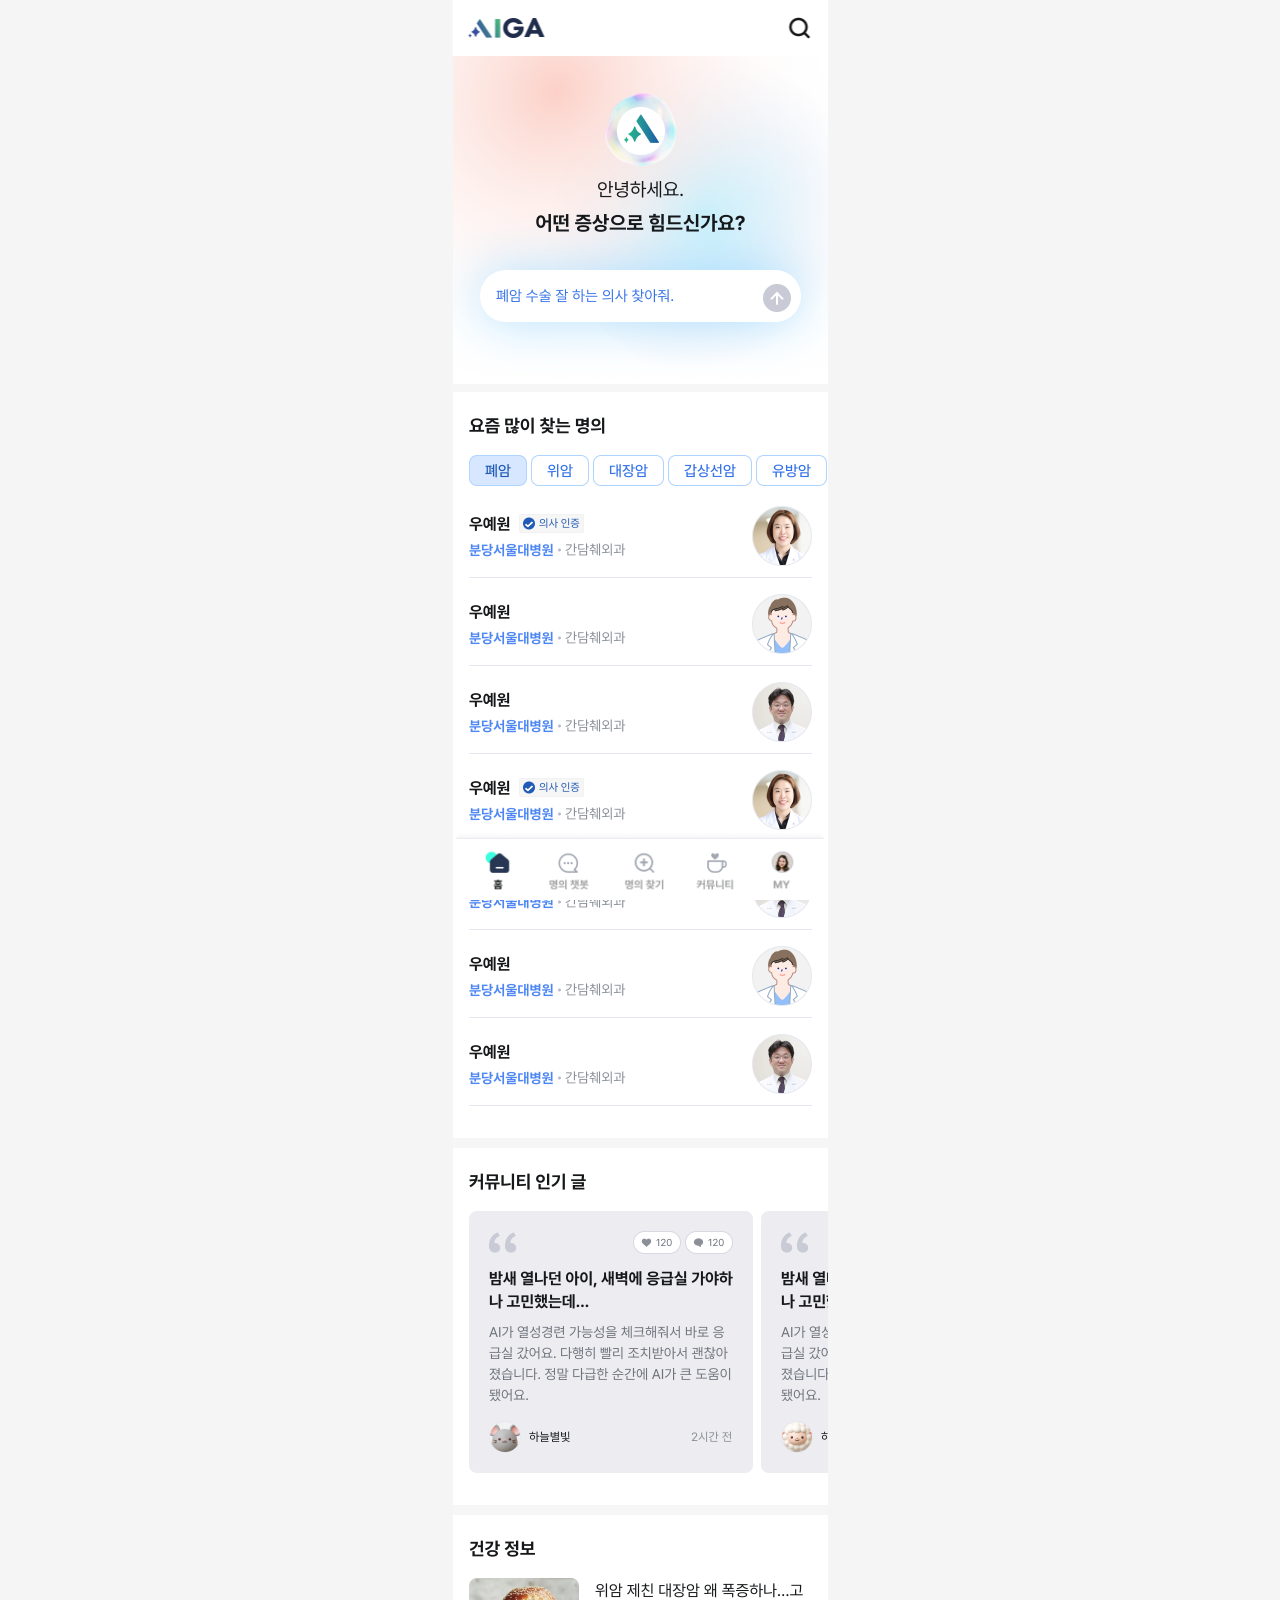
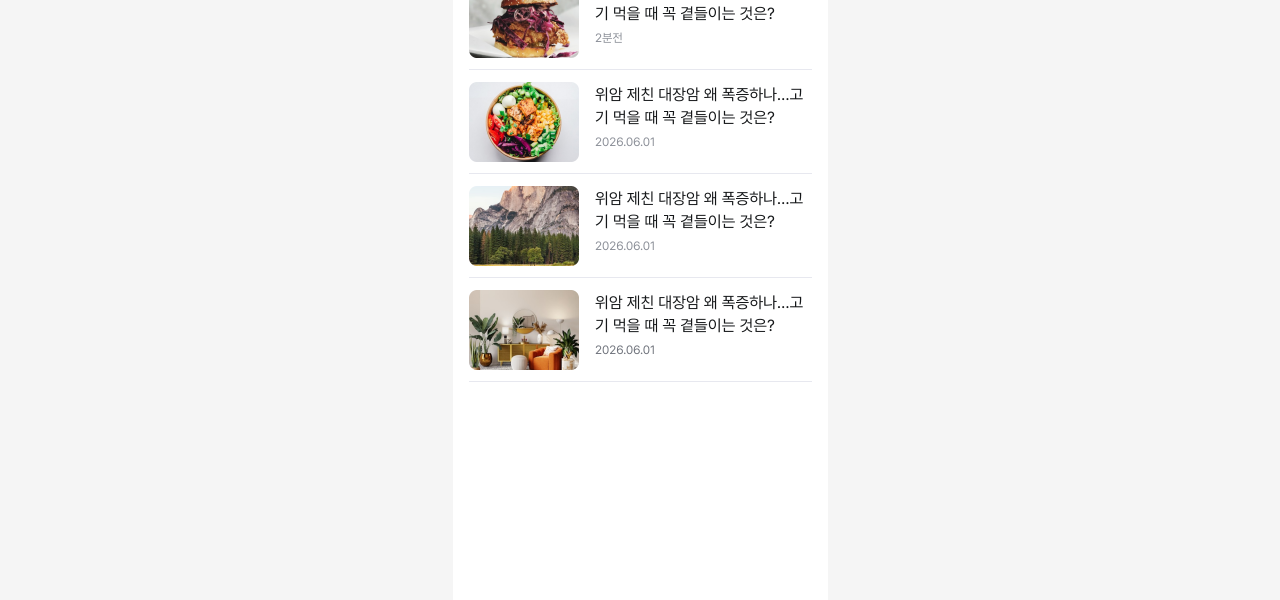
<file: AIGA-design/01.html>
<!DOCTYPE html>
<html lang="ko">
<head>
<meta charset="UTF-8">
<meta name="viewport" content="width=device-width, initial-scale=1.0">
<title>Aiga 챗봇 - 의료 서비스</title>
<link rel="stylesheet" href="main.css">
</head>
<body>
  <a href="02.html" class="hero" style="background-image: url('img/01.png'); height: 2200px;">
    <header class="top-header">
        <img src="img/01-header.png" alt="헤더">
    </header>
    <nav class="bottom-nav">
      <img src="img/01-GNB.png" alt="하단 네비게이션">
    </nav>
  </a>
</body>
</html>
</file>
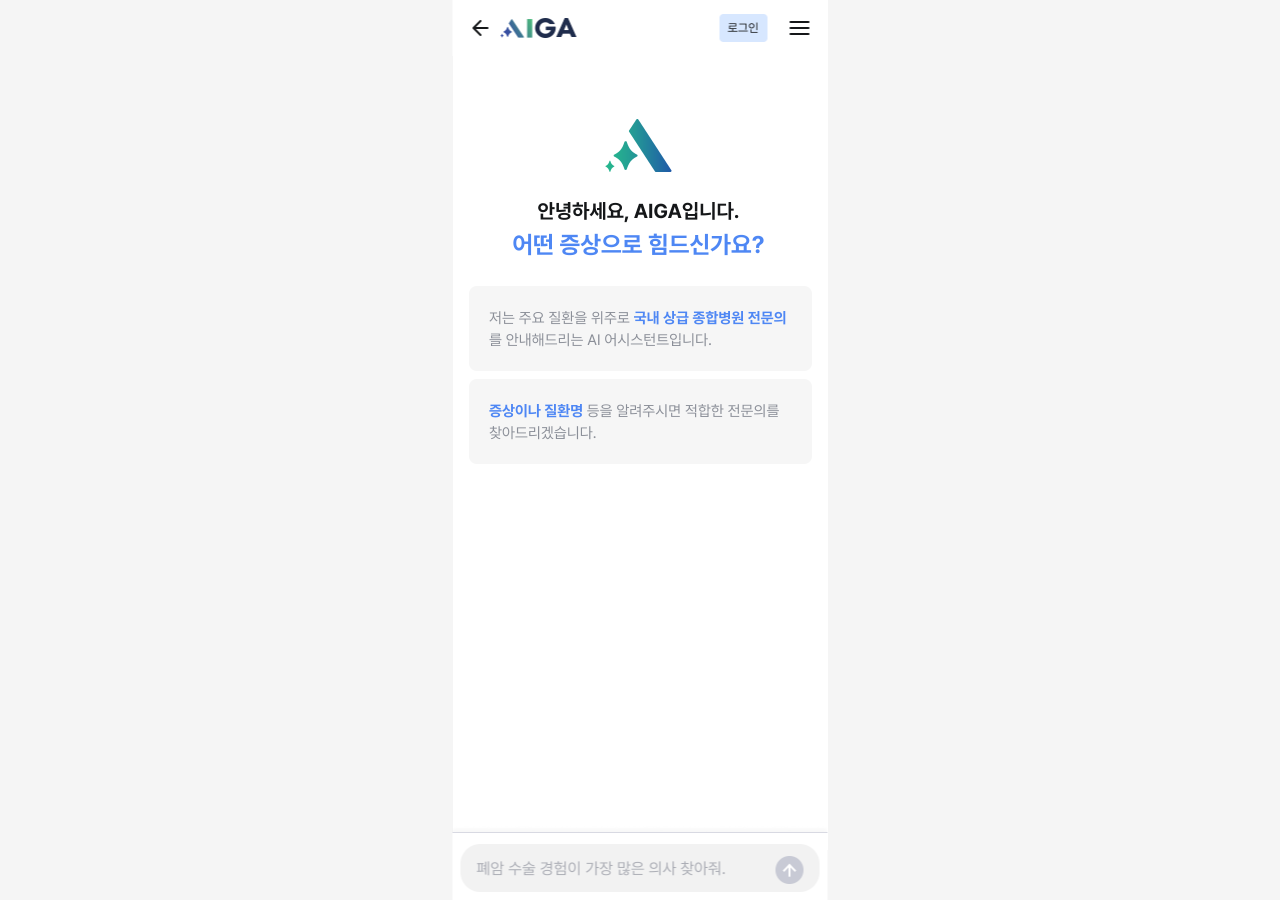
<file: AIGA-design/02.html>
<!DOCTYPE html>
<html lang="ko">
<head>
<meta charset="UTF-8">
<meta name="viewport" content="width=device-width, initial-scale=1.0">
<title>Aiga 챗봇 - 의료 서비스</title>
<link rel="stylesheet" href="main.css">
</head>
<body>
  <a href="03.html" class="hero" style="background-image: url('img/02.png'); height: 850px;">
    <header class="top-header">
        <img src="img/02-header.png" alt="헤더">
    </header>
    <nav class="bottom-nav">
      <img src="img/02-write.png" alt="하단 네비게이션">
    </nav>
  </a>
</body>
</html>
</file>
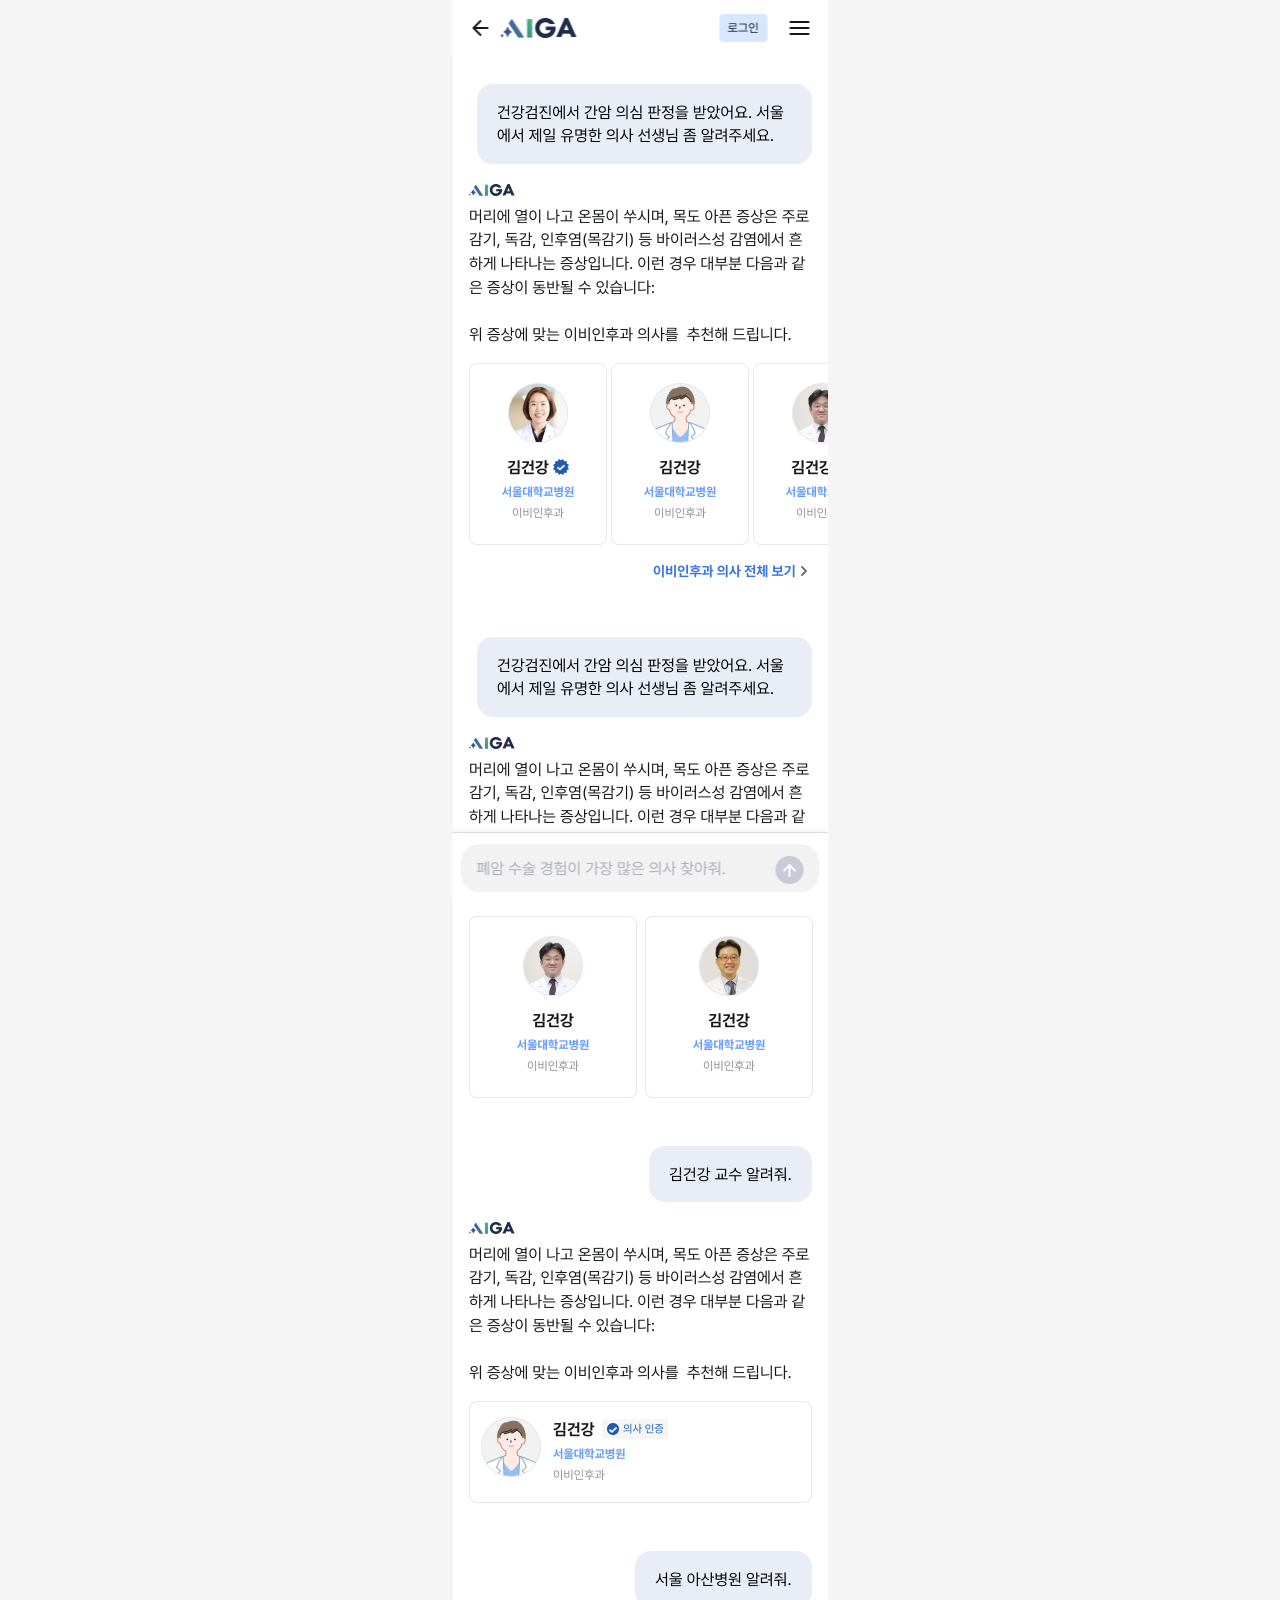
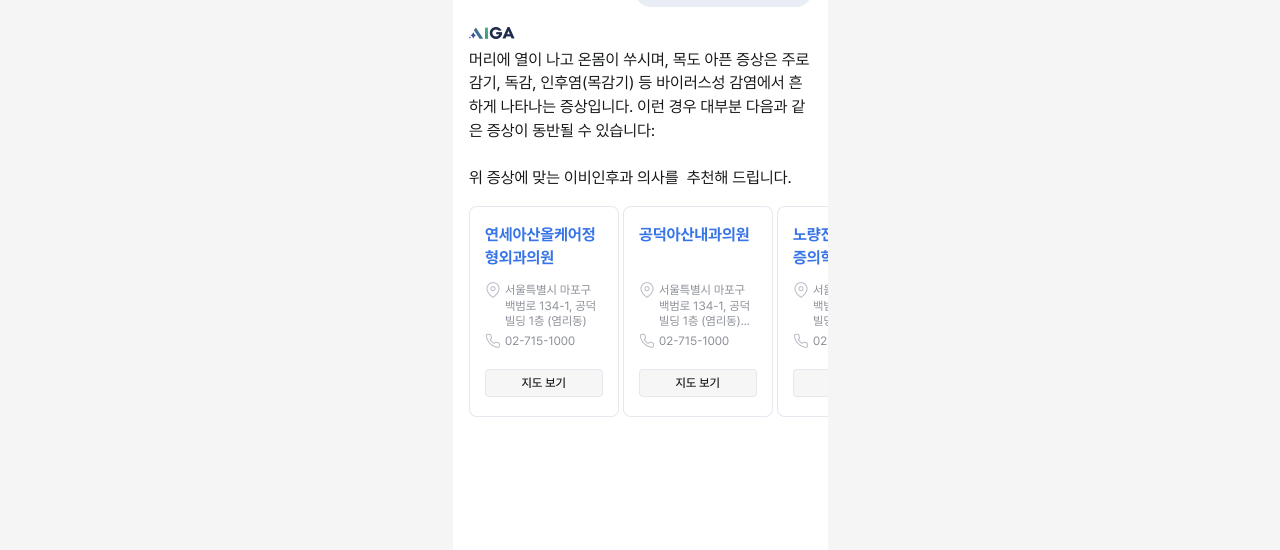
<file: AIGA-design/03.html>
<!DOCTYPE html>
<html lang="ko">
<head>
<meta charset="UTF-8">
<meta name="viewport" content="width=device-width, initial-scale=1.0">
<title>Aiga 챗봇 - 의료 서비스</title>
<link rel="stylesheet" href="main.css">
</head>
<body>
  <a href="04.html" class="hero"  style="background-image: url('img/03.png'); height: 2150px;">
    <header class="top-header">
        <img src="img/02-header.png" alt="헤더">
    </header>
    <nav class="bottom-nav">
      <img src="img/02-write.png" alt="하단 네비게이션">
    </nav>
  </a>
</body>
</html>
</file>
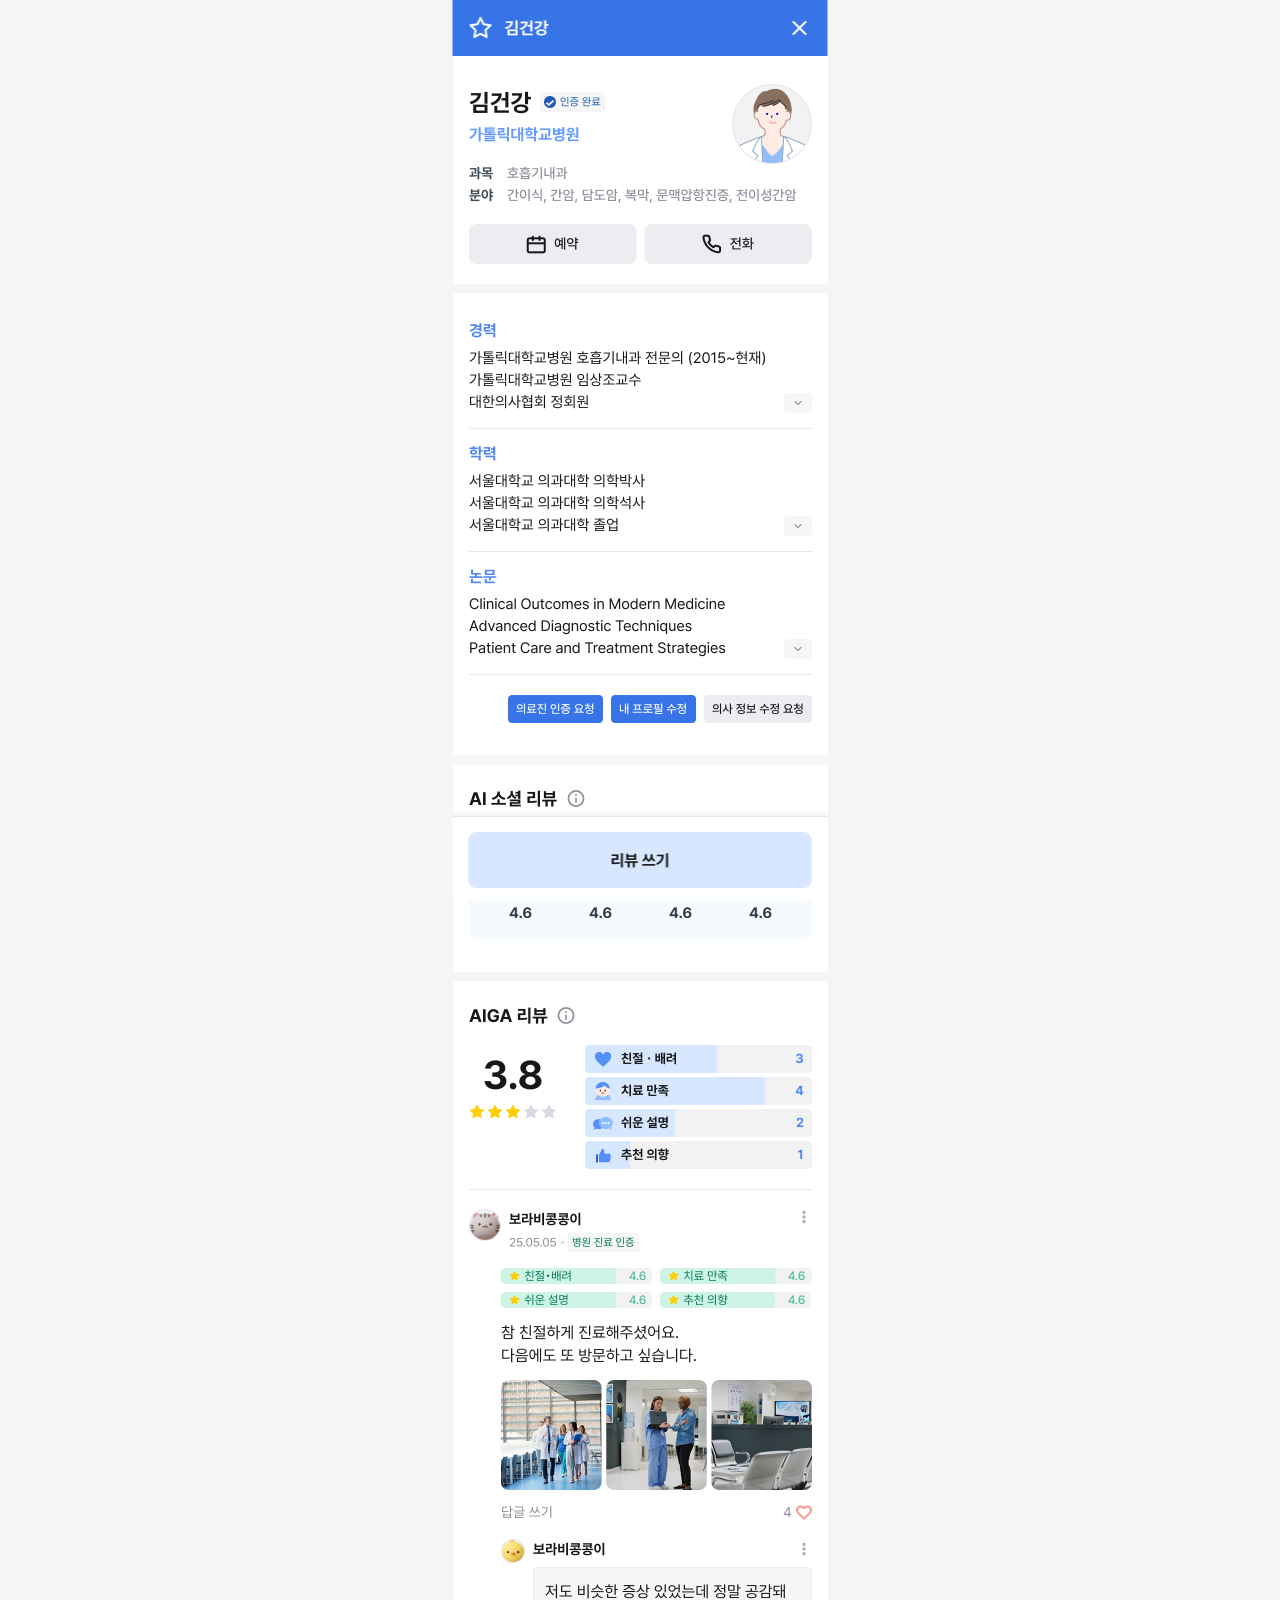
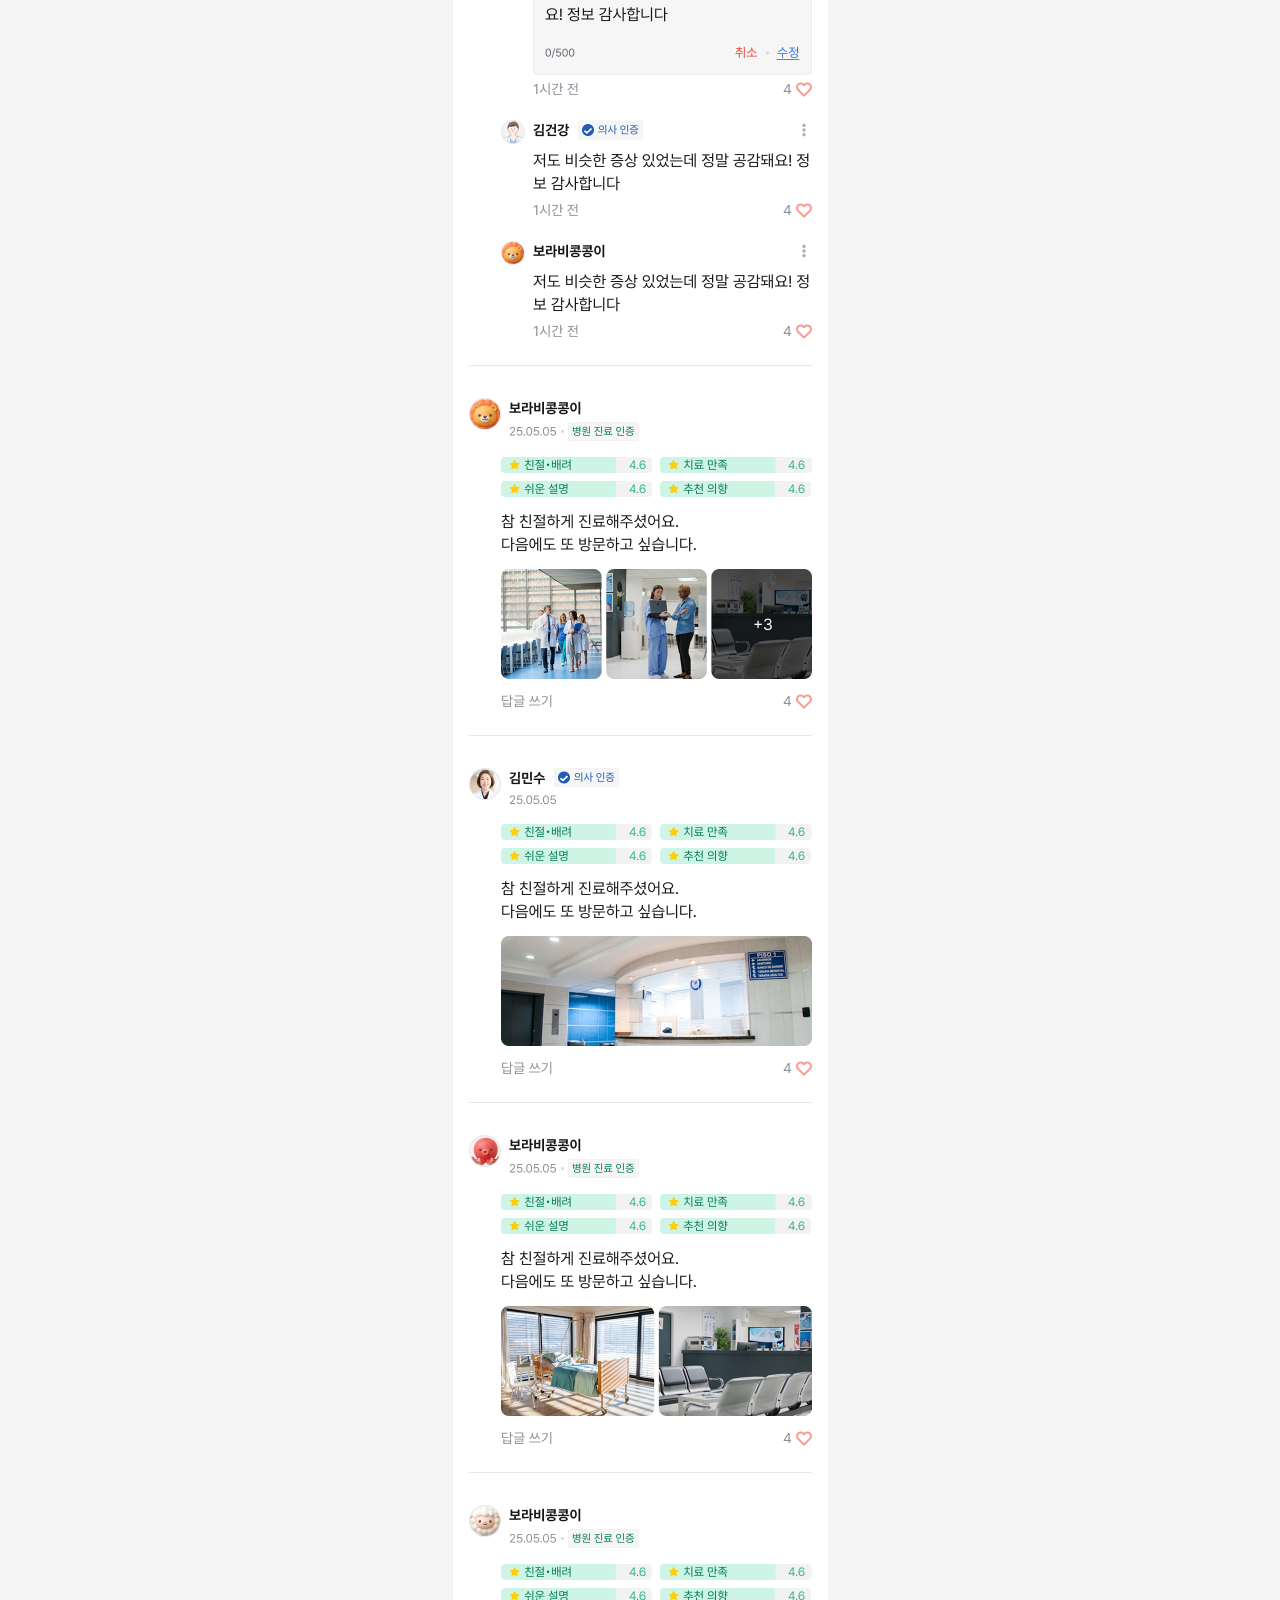
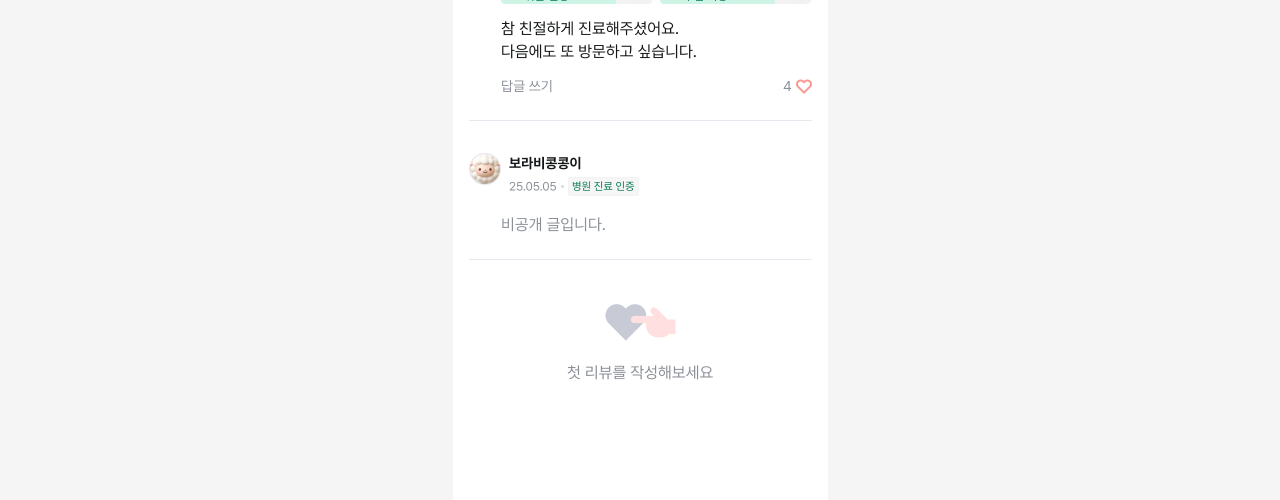
<file: AIGA-design/04.html>
<!DOCTYPE html>
<html lang="ko">
<head>
<meta charset="UTF-8">
<meta name="viewport" content="width=device-width, initial-scale=1.0">
<title>Aiga 챗봇 - 의료 서비스</title>
<link rel="stylesheet" href="main.css">
</head>
<body>
  <a href="05.html" class="hero"  style="background-image: url('img/04.png'); height: 3700px;">
    <header class="top-header">
        <img src="img/04-header.png" alt="헤더">
    </header>
    <nav class="bottom-nav">
      <img src="img/04-bottom-btn-area.png" alt="하단 네비게이션">
    </nav>
  </a>
</body>
</html>
</file>
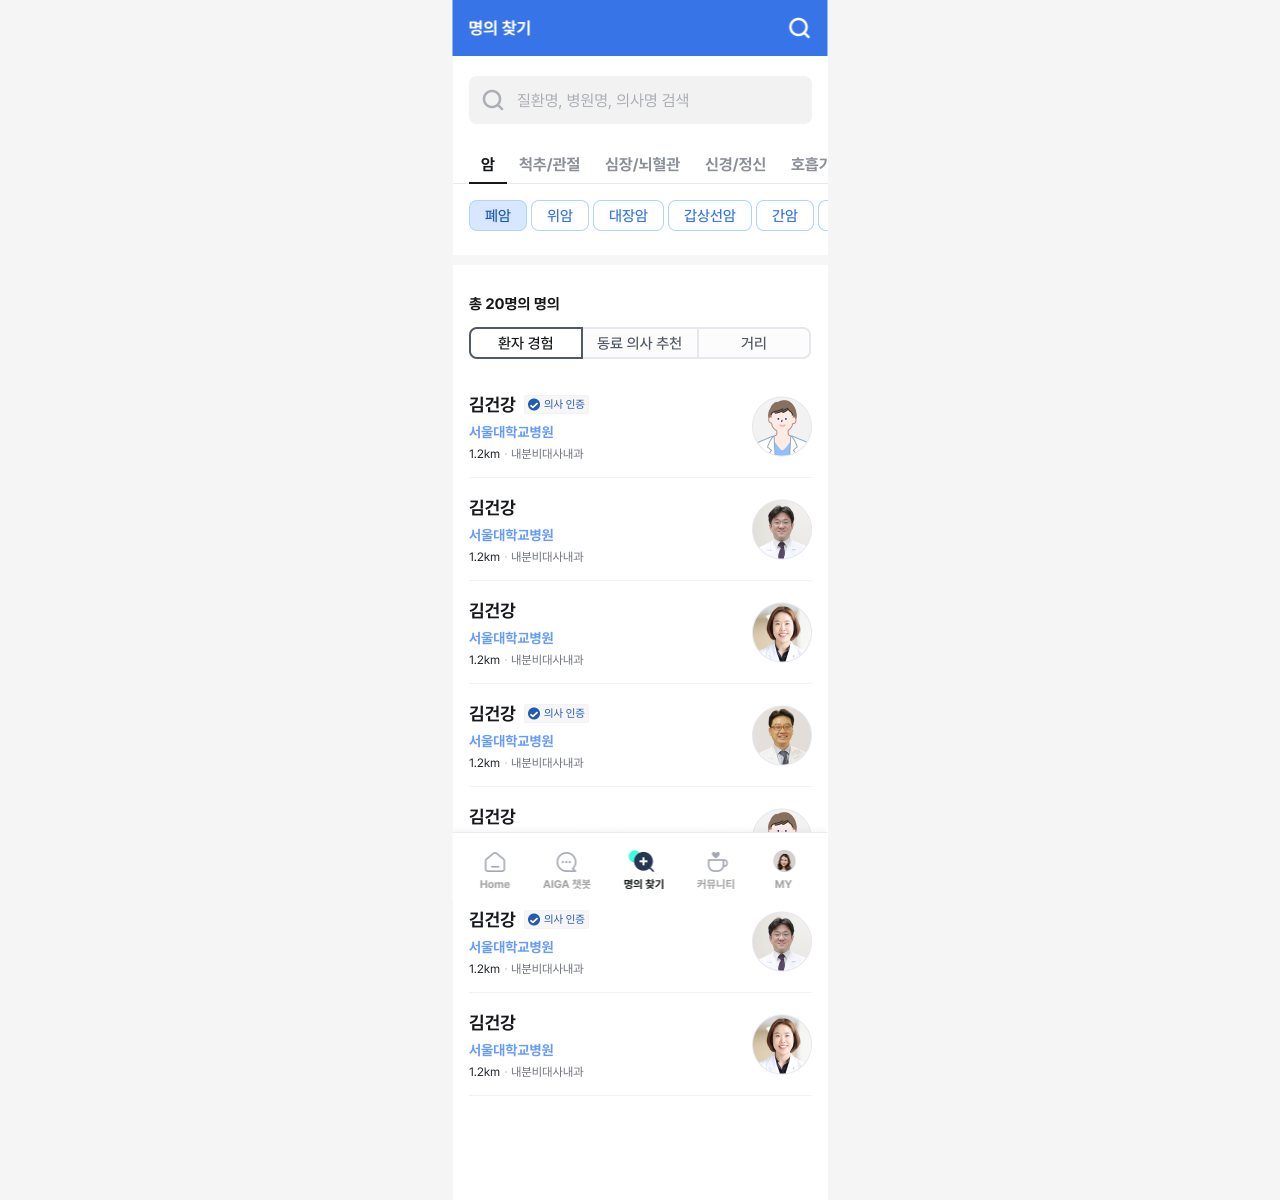
<file: AIGA-design/05.html>
<!DOCTYPE html>
<html lang="ko">
<head>
<meta charset="UTF-8">
<meta name="viewport" content="width=device-width, initial-scale=1.0">
<title>Aiga 챗봇 - 의료 서비스</title>
<link rel="stylesheet" href="main.css">
</head>
<body>
  <a href="06.html" class="hero"  style="background-image: url('img/05.png'); height: 1200px;">
    <header class="top-header">
        <img src="img/05-header.png" alt="헤더">
    </header>
    <nav class="bottom-nav">
      <img src="img/05-GNB.png" alt="하단 네비게이션">
    </nav>
  </a>
</body>
</html>
</file>
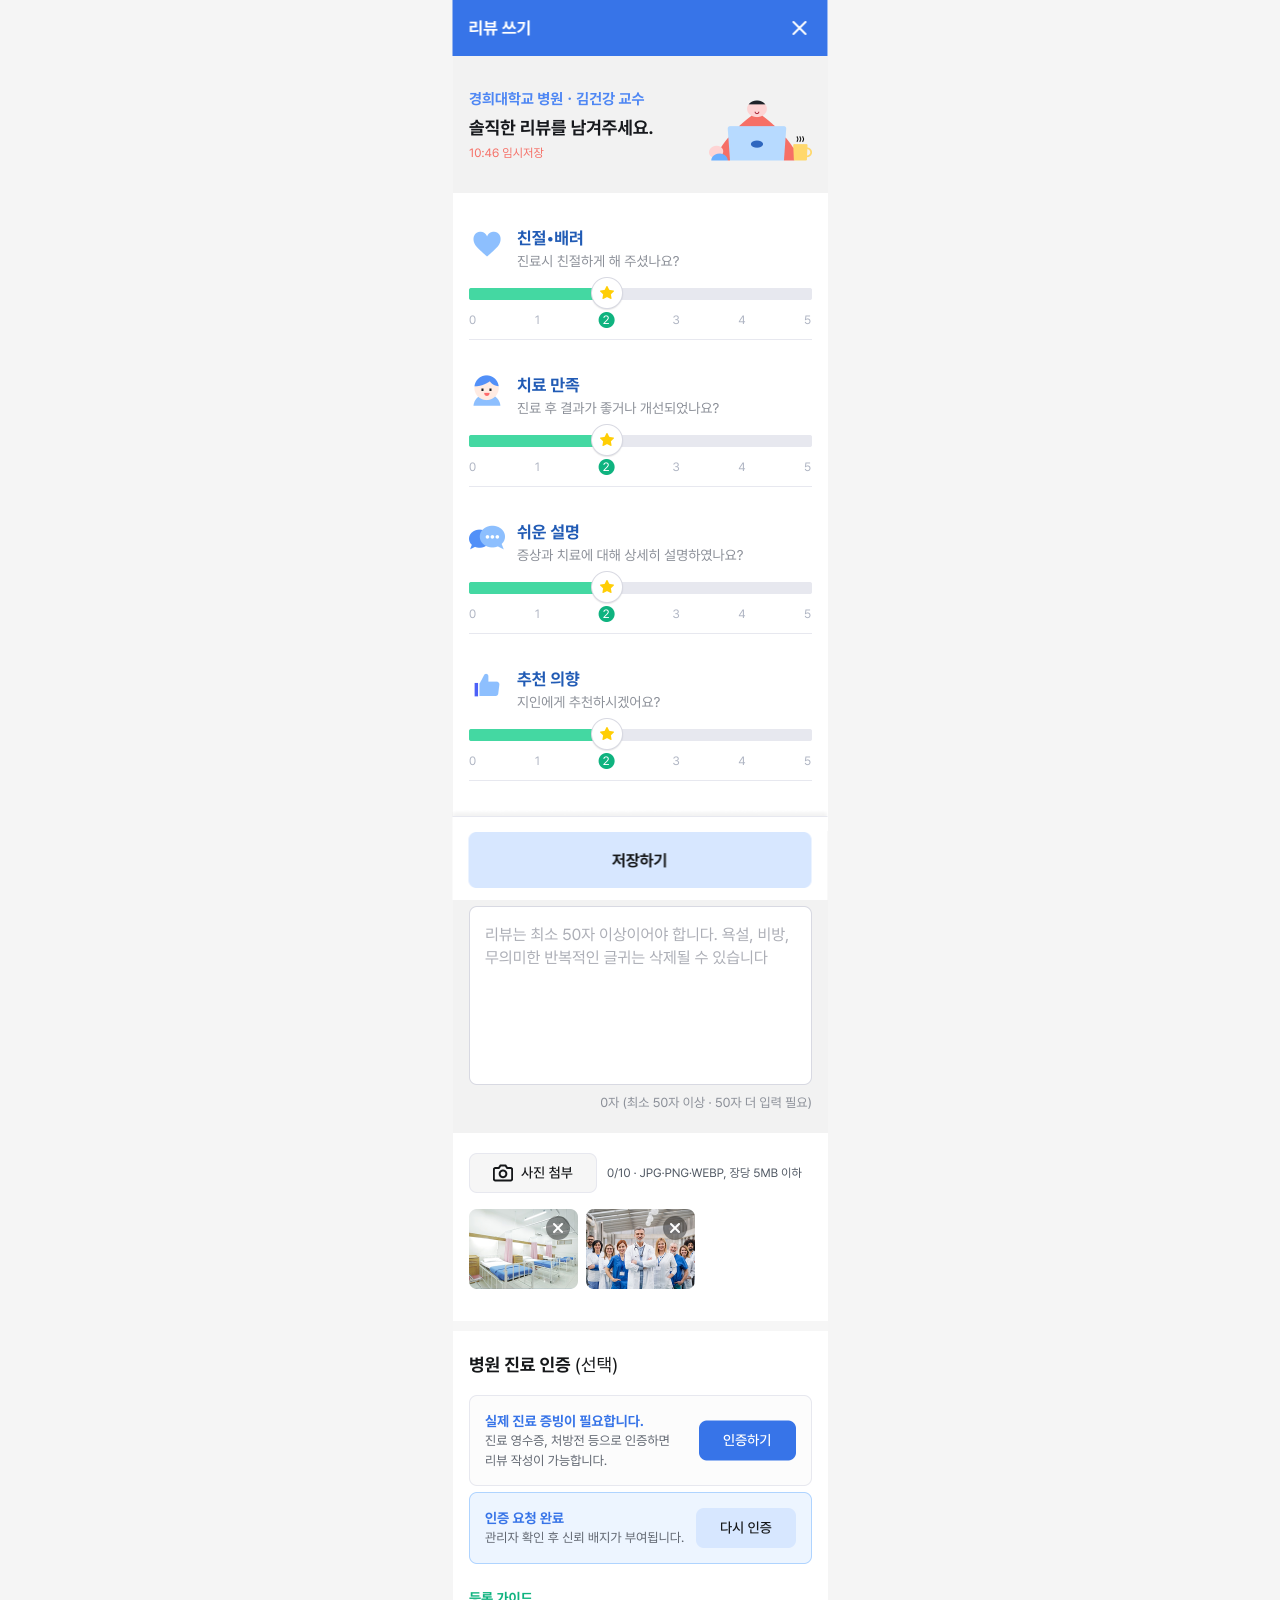
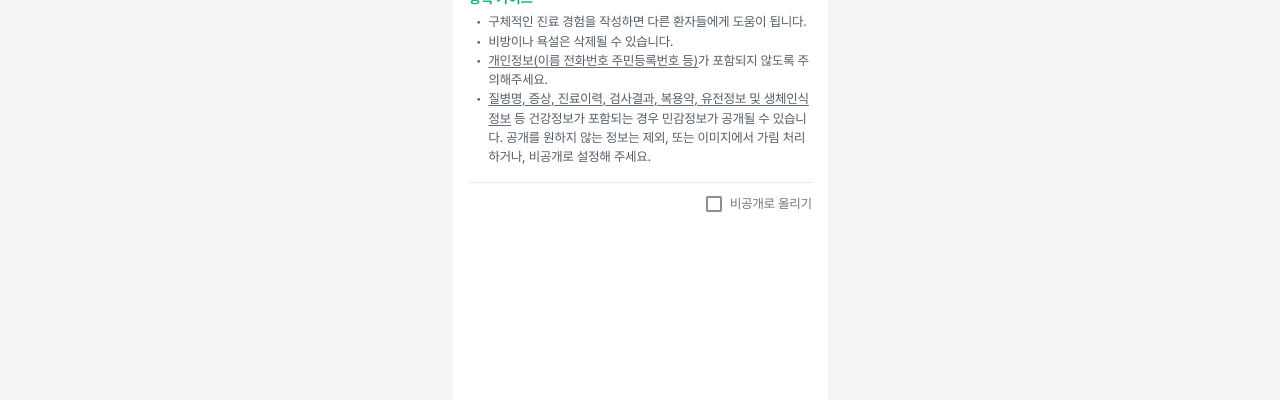
<file: AIGA-design/06.html>
<!DOCTYPE html>
<html lang="ko">
<head>
<meta charset="UTF-8">
<meta name="viewport" content="width=device-width, initial-scale=1.0">
<title>Aiga 챗봇 - 의료 서비스</title>
<link rel="stylesheet" href="main.css">
</head>
<body>
  <a href="07.html" class="hero"  style="background-image: url('img/06.png'); height: 2000px;">
    <header class="top-header">
        <img src="img/06-header.png" alt="헤더">
    </header>
    <nav class="bottom-nav">
      <img src="img/06-bottom-btn-area.png" alt="하단 네비게이션">
    </nav>
  </a>
</body>
</html>
</file>
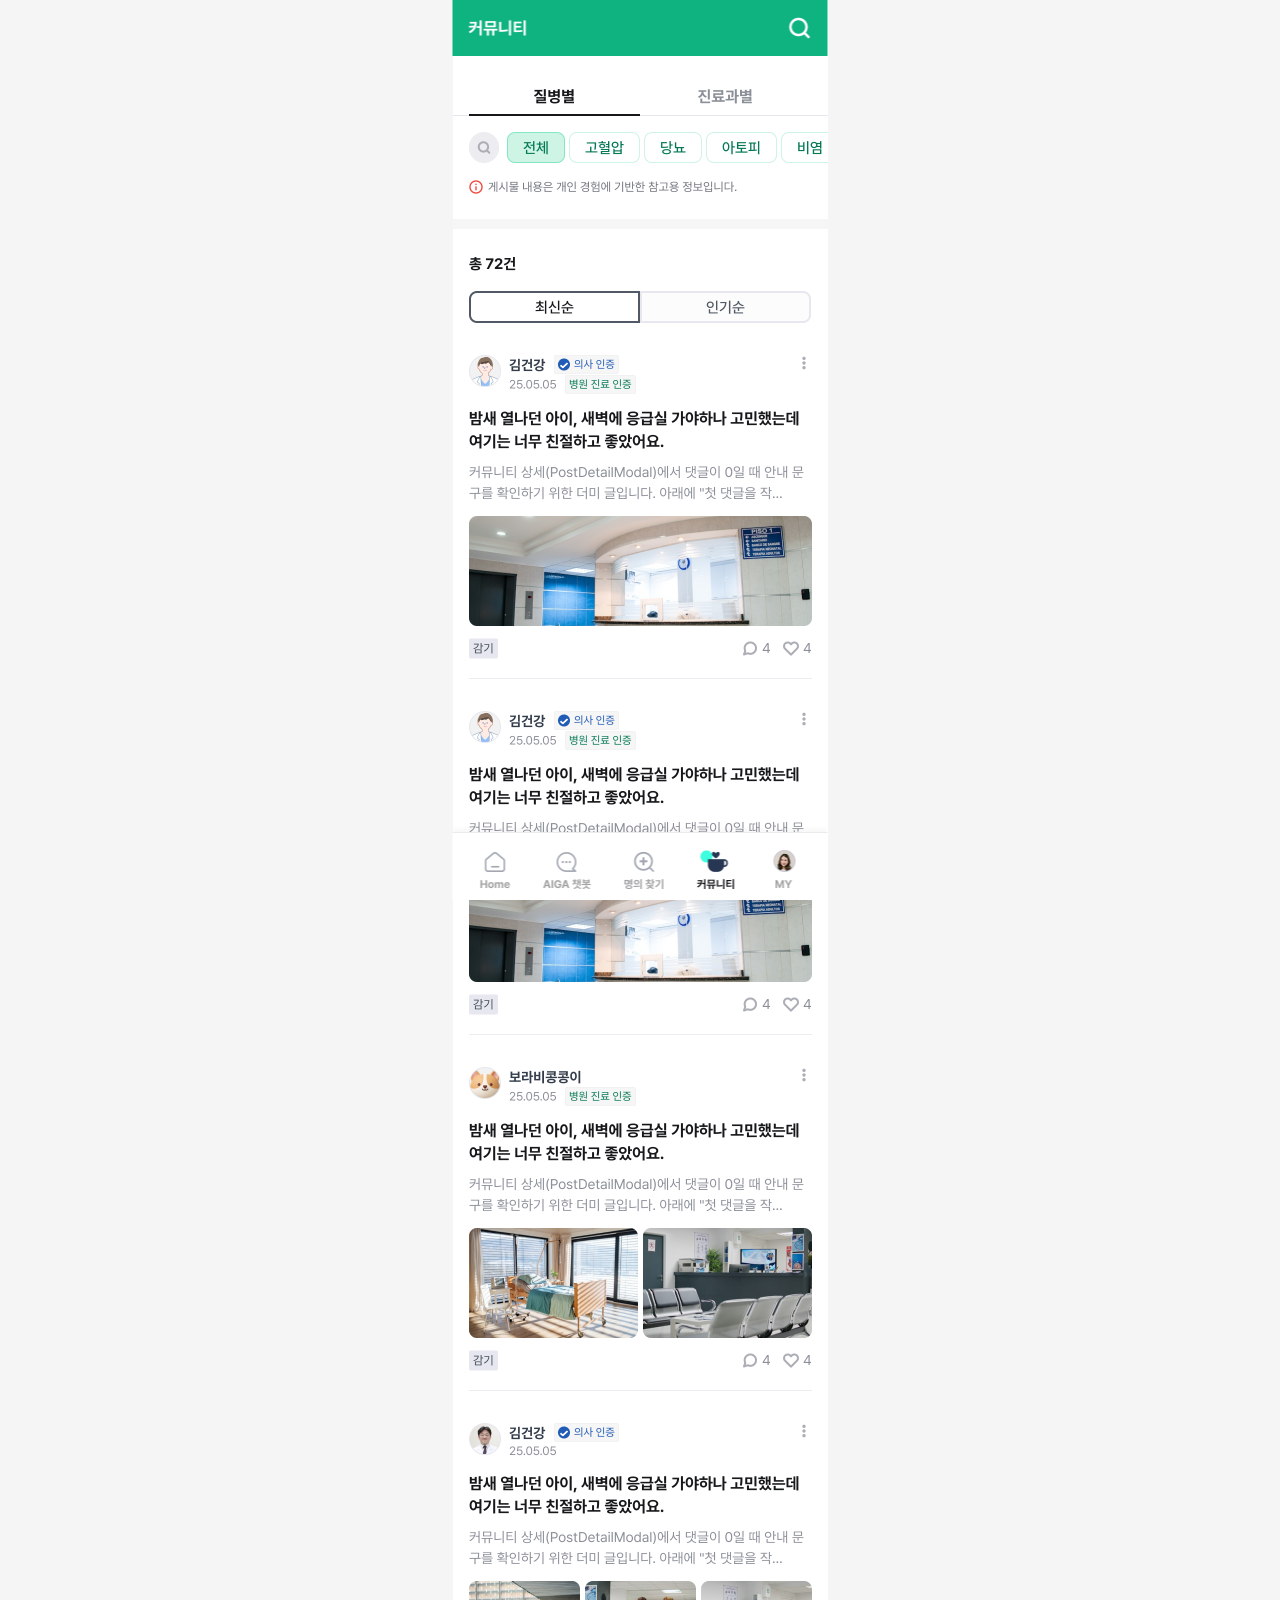
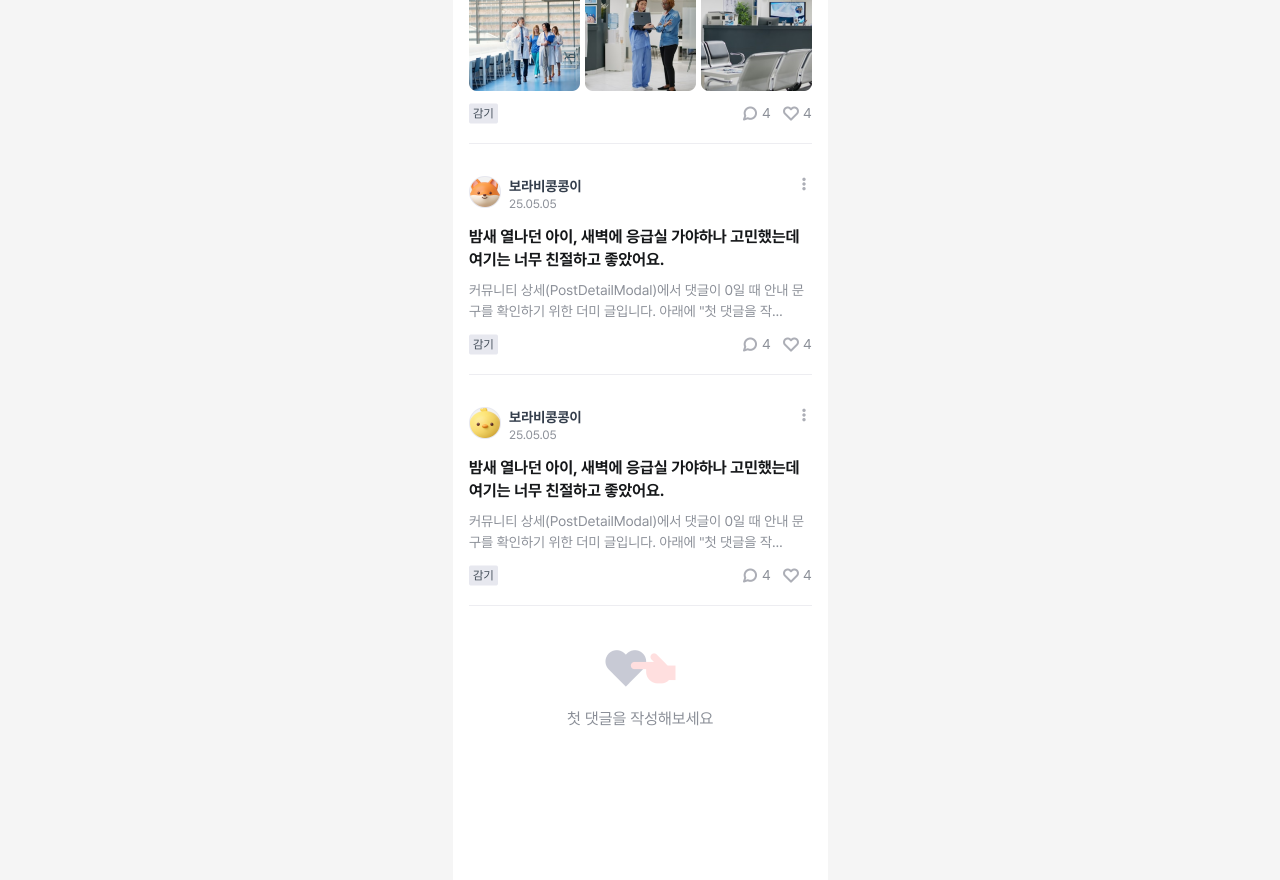
<file: AIGA-design/07.html>
<!DOCTYPE html>
<html lang="ko">
<head>
<meta charset="UTF-8">
<meta name="viewport" content="width=device-width, initial-scale=1.0">
<title>Aiga 챗봇 - 의료 서비스</title>
<link rel="stylesheet" href="main.css">
</head>
<body>
  <a href="08.html" class="hero"  style="background-image: url('img/07.png'); height: 2480px;">
    <header class="top-header">
        <img src="img/07-header.png" alt="헤더">
    </header>
    <nav class="bottom-nav">
      <img src="img/07-GNB.png" alt="하단 네비게이션">
    </nav>
  </a>
</body>
</html>
</file>
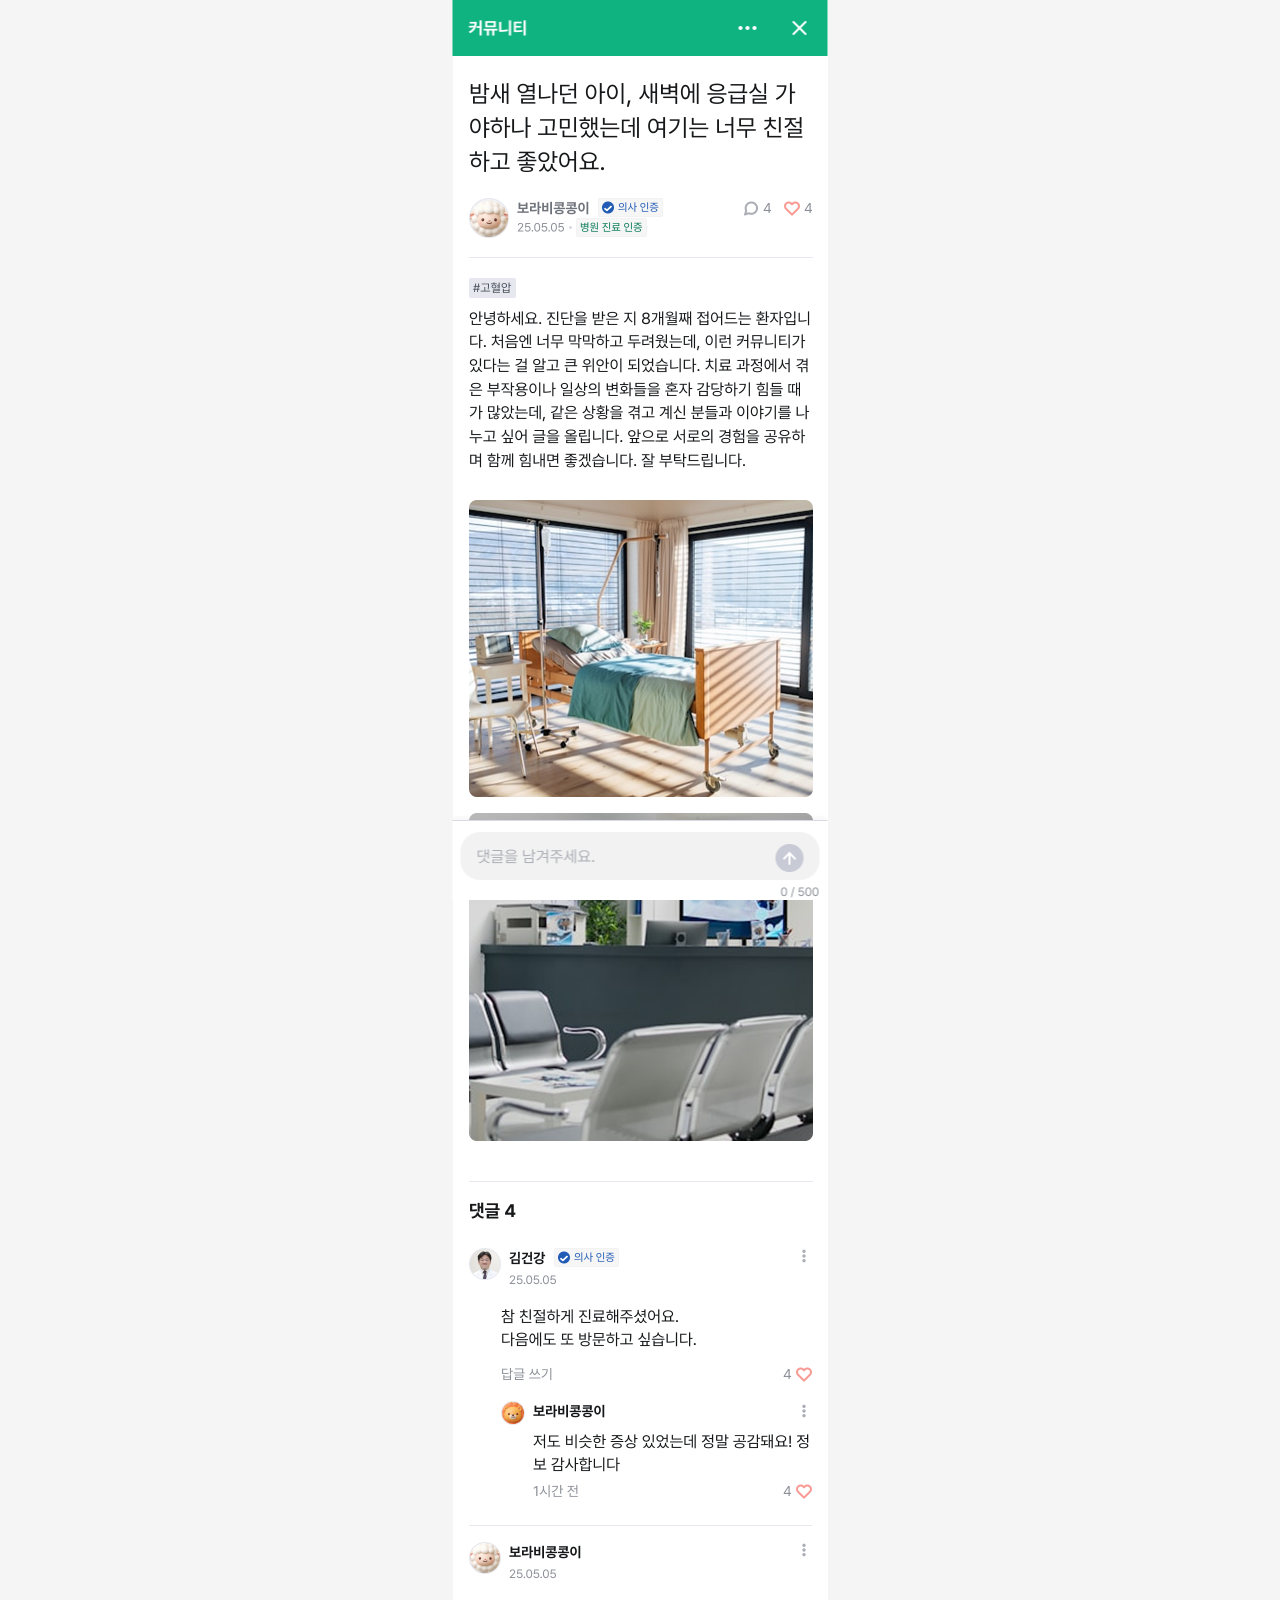
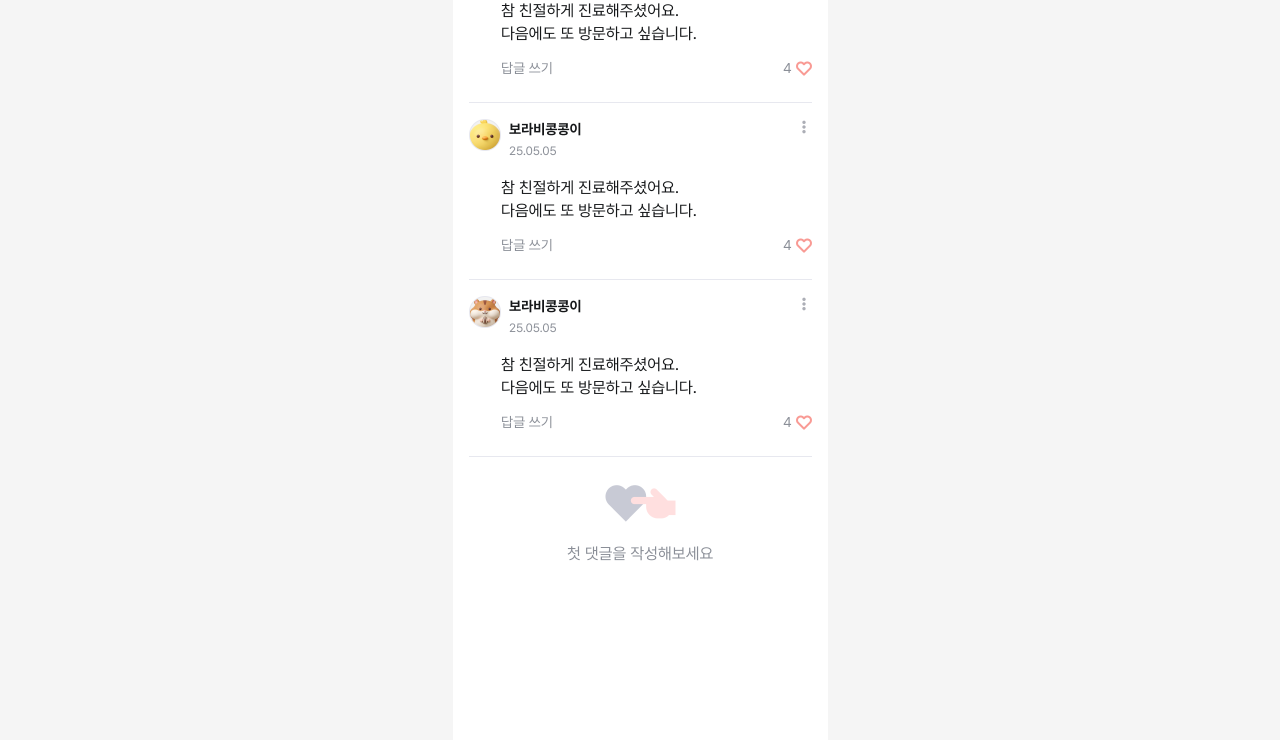
<file: AIGA-design/08.html>
<!DOCTYPE html>
<html lang="ko">
<head>
<meta charset="UTF-8">
<meta name="viewport" content="width=device-width, initial-scale=1.0">
<title>Aiga 챗봇 - 의료 서비스</title>
<link rel="stylesheet" href="main.css">
</head>
<body>
  <a href="09.html" class="hero"  style="background-image: url('img/08.png'); height: 2340px;">
    <header class="top-header">
        <img src="img/08-header.png" alt="헤더">
    </header>
    <nav class="bottom-nav">
      <img src="img/08-write.png" alt="하단 네비게이션">
    </nav>
  </a>
</body>
</html>
</file>
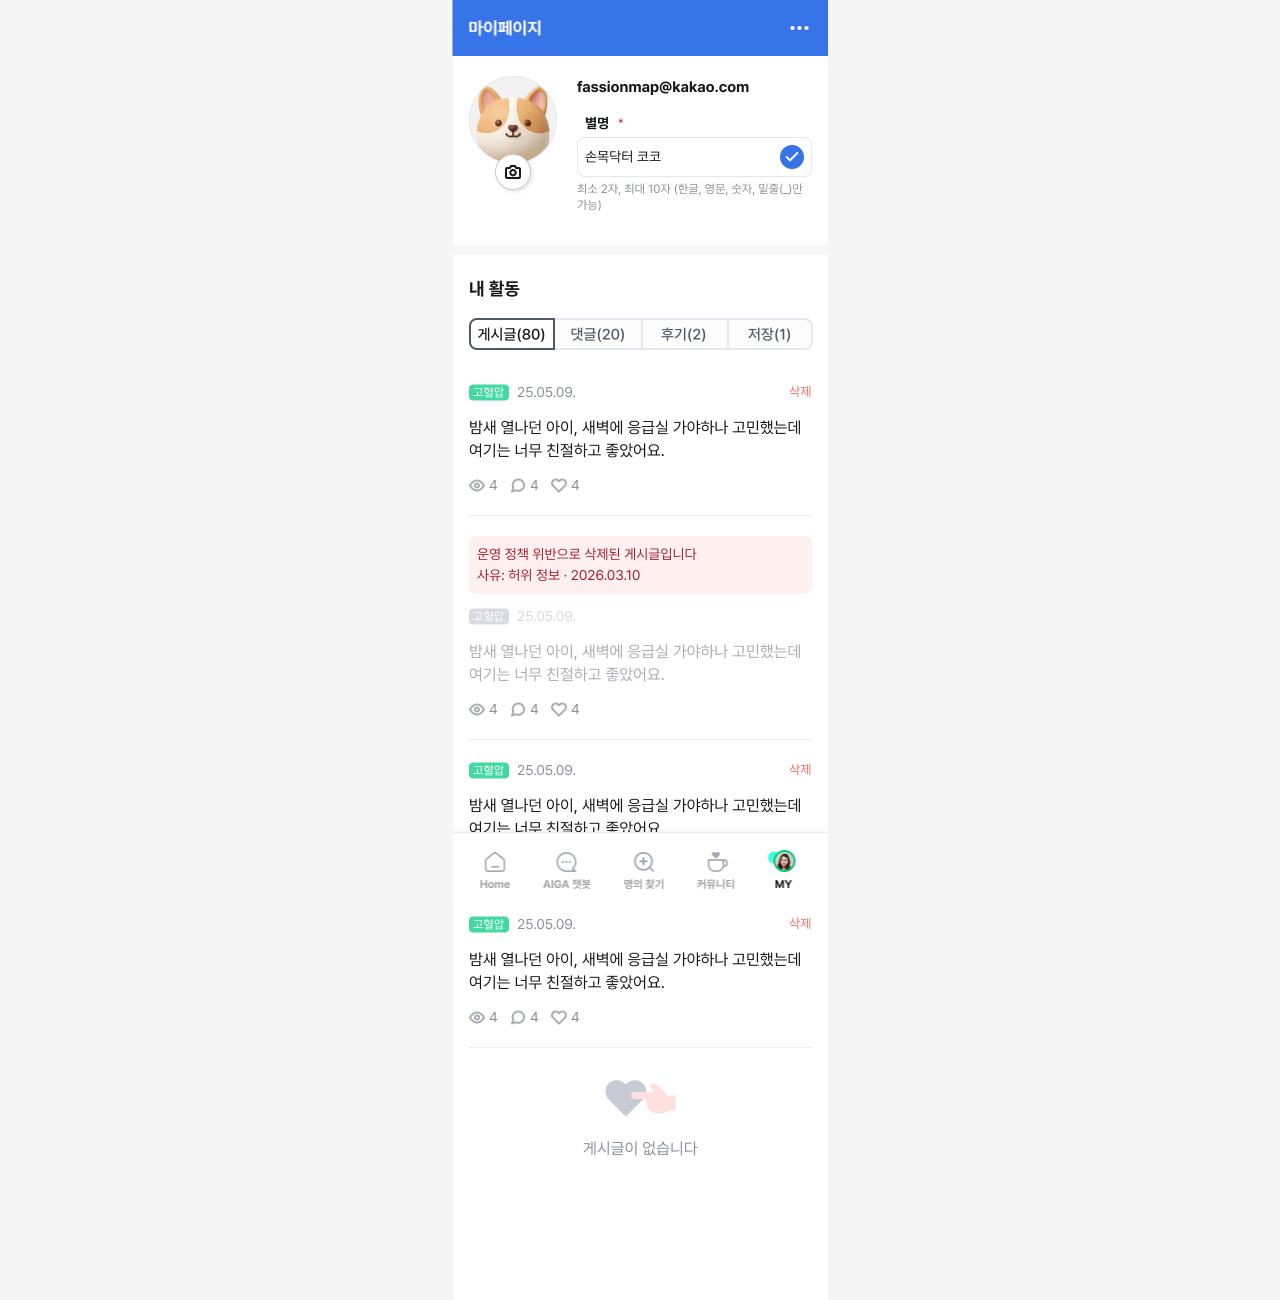
<file: AIGA-design/09.html>
<!DOCTYPE html>
<html lang="ko">
<head>
<meta charset="UTF-8">
<meta name="viewport" content="width=device-width, initial-scale=1.0">
<title>Aiga 챗봇 - 의료 서비스</title>
<link rel="stylesheet" href="main.css">
</head>
<body>
  <a href="10.html" class="hero"  style="background-image: url('img/09.png'); height: 1300px;">
    <header class="top-header">
        <img src="img/09-header.png" alt="헤더">
    </header>
    <nav class="bottom-nav">
      <img src="img/09-GNB.png" alt="하단 네비게이션">
    </nav>
  </a>
</body>
</html>
</file>
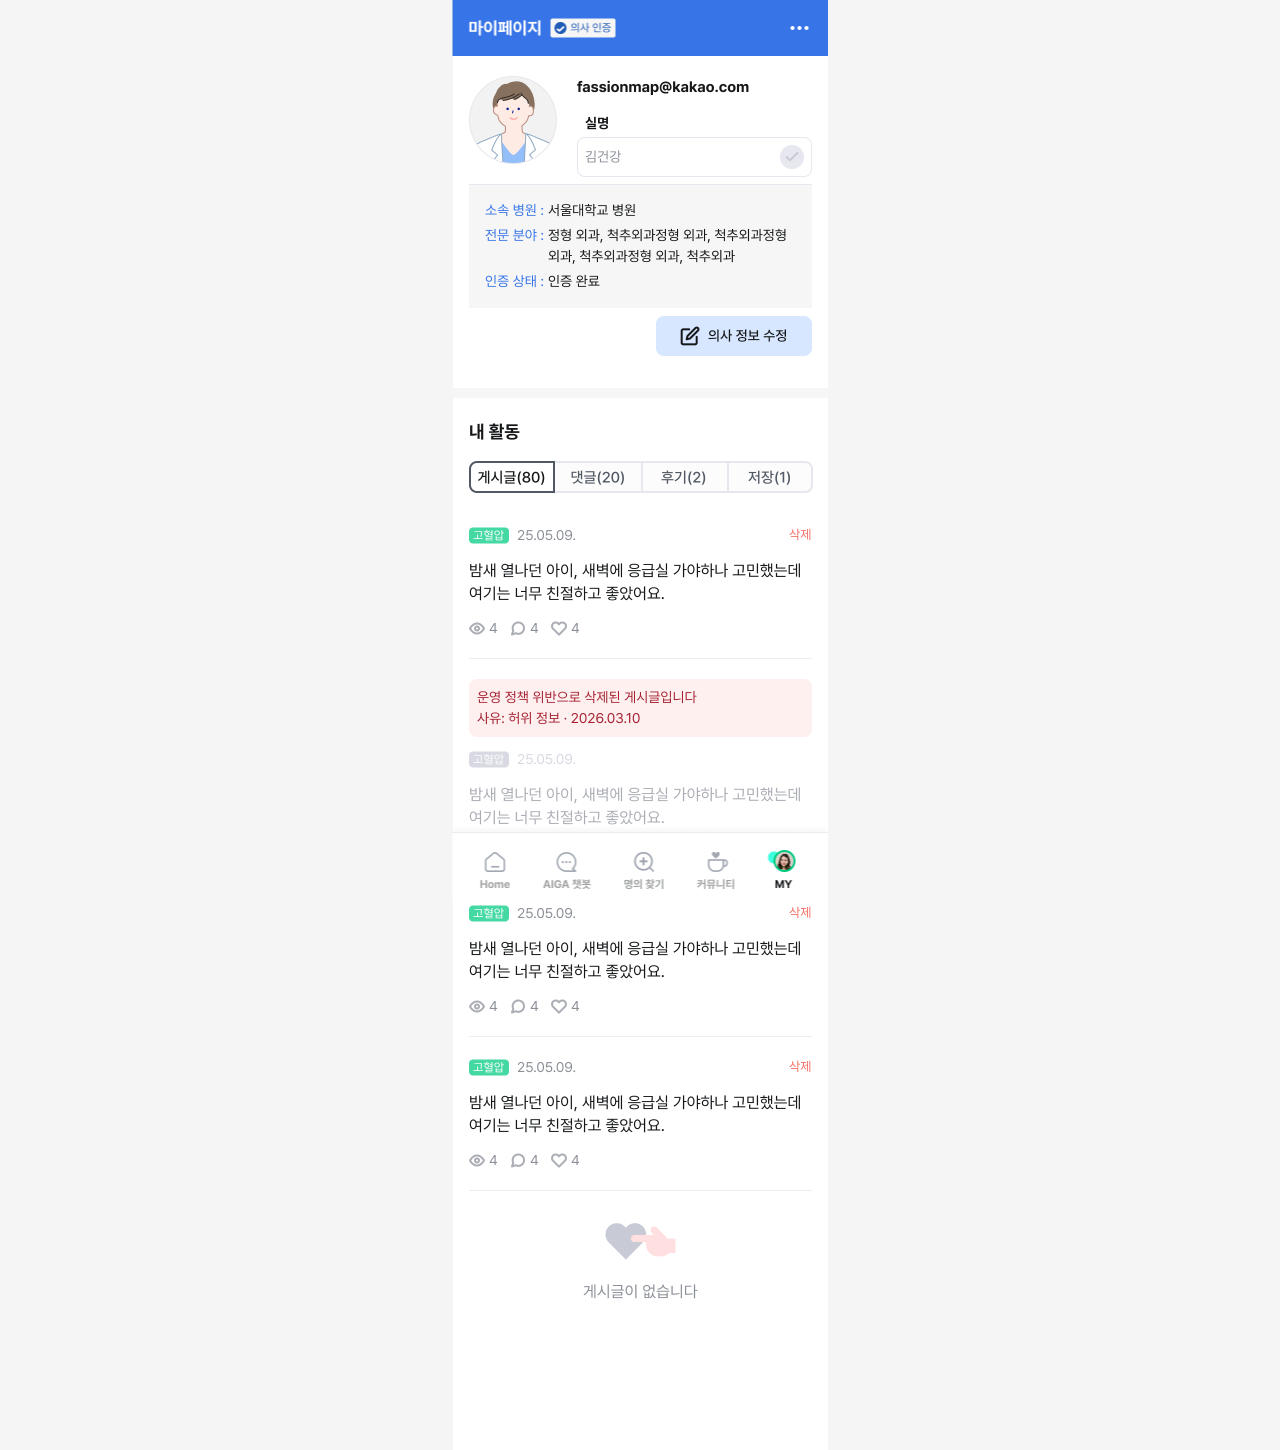
<file: AIGA-design/10.html>
<!DOCTYPE html>
<html lang="ko">
<head>
<meta charset="UTF-8">
<meta name="viewport" content="width=device-width, initial-scale=1.0">
<title>Aiga 챗봇 - 의료 서비스</title>
<link rel="stylesheet" href="main.css">
</head>
<body>
  <a href="11.html" class="hero"  style="background-image: url('img/10.png'); height: 1450px;">
    <header class="top-header">
        <img src="img/10-header.png" alt="헤더">
    </header>
    <nav class="bottom-nav">
      <img src="img/09-GNB.png" alt="하단 네비게이션">
    </nav>
  </a>
</body>
</html>
</file>
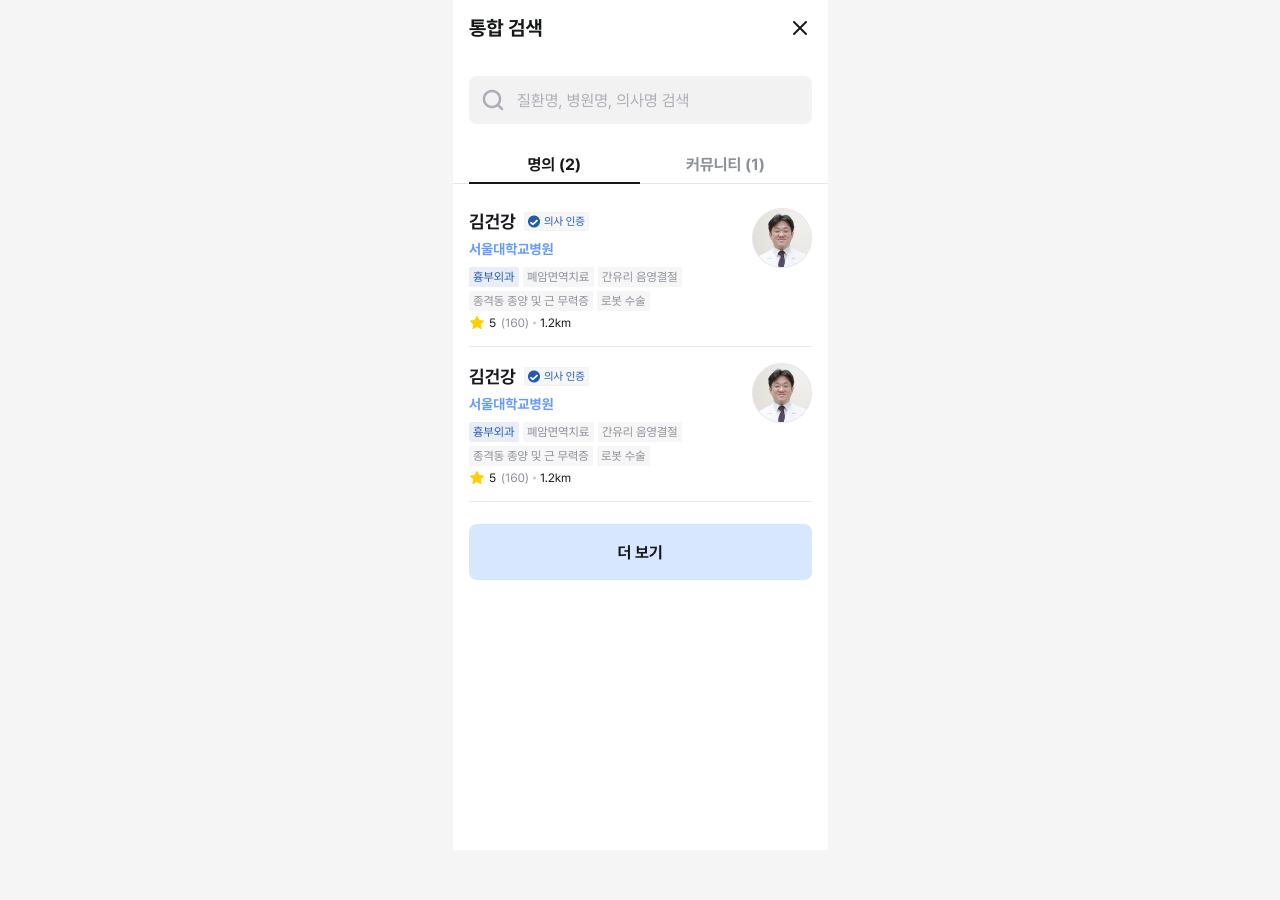
<file: AIGA-design/11.html>
<!DOCTYPE html>
<html lang="ko">
<head>
<meta charset="UTF-8">
<meta name="viewport" content="width=device-width, initial-scale=1.0">
<title>Aiga 챗봇 - 의료 서비스</title>
<link rel="stylesheet" href="main.css">
</head>
<body>
  <a href="index.html" class="hero"  style="background-image: url('img/11.png'); height:850px;">

  </a>
</body>
</html>
</file>
<file: AIGA-design/main.css>
* { margin: 0; padding: 0; box-sizing: border-box; }

  body {
    background: #F5F5F5;
  }

  .hero {
    display: block;
    position: relative;
    margin: 0 auto;
    background-repeat: no-repeat;
    background-position: 0 -94px;
    background-size: 100%;
    background-color: #fff;
    width: 375px;
  }
  .top-header {
  position: fixed;
  top: 0;
  left: 50%;
  transform: translateX(-50%);
  width: 375px;
  z-index: 1000;
}

.top-header img {
  width: 100%;
  display: block;
}

  .bottom-nav {
    position: fixed;
    bottom: 0;
    left: 50%;
    transform: translateX(-50%);
    width: 375px;
    z-index: 1000;
  }

  .bottom-nav img {
    width: 100%;
    display: block;
    object-fit: contain;
  }
</file>
